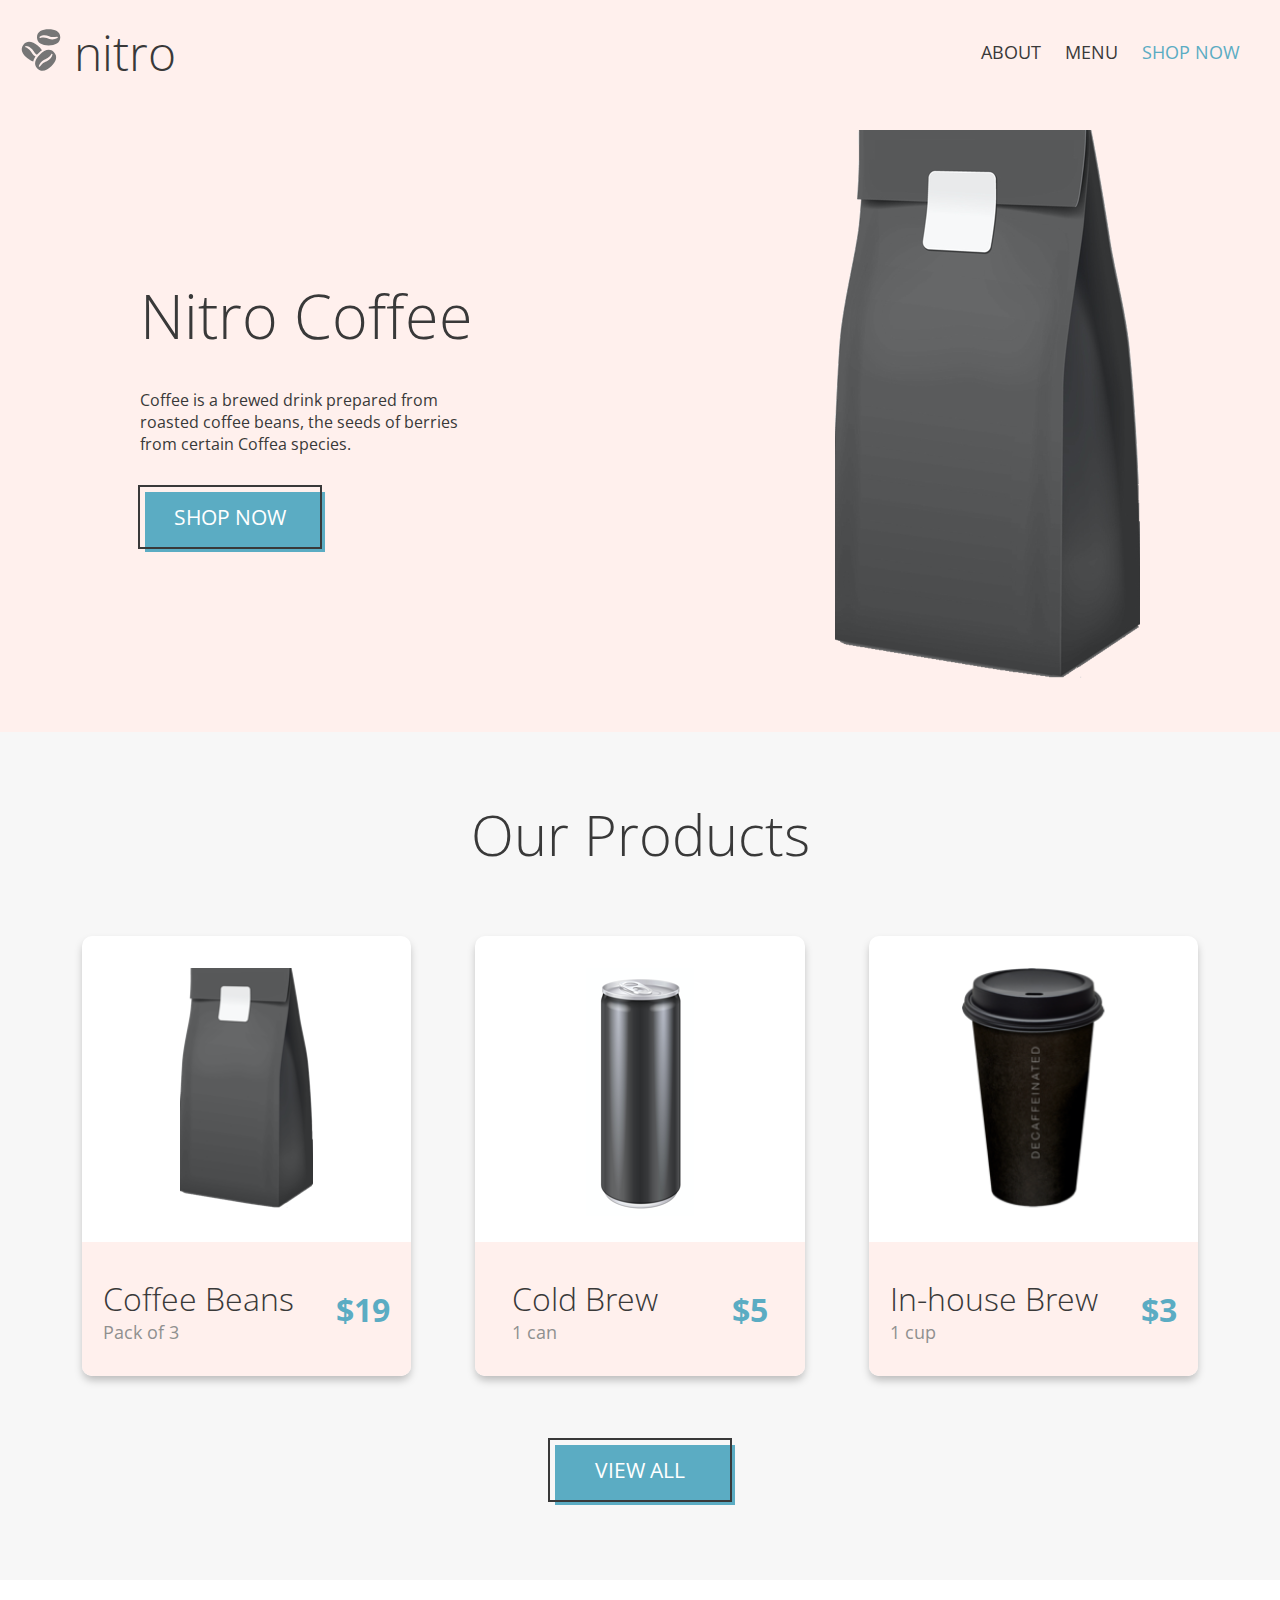
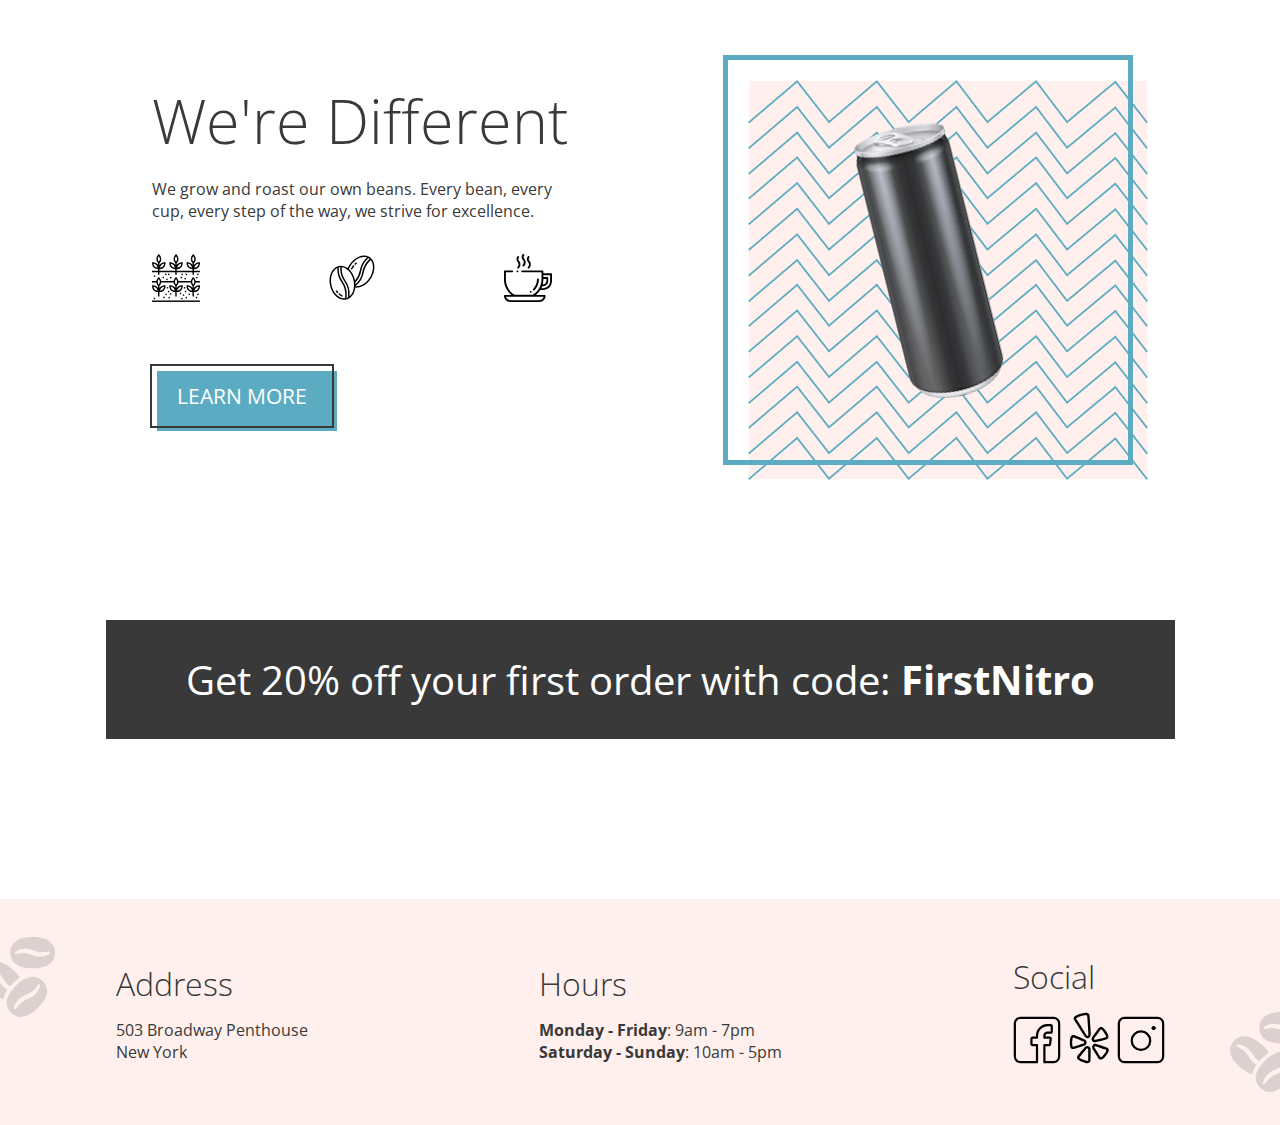
<file: index.html>
<!DOCTYPE html>
<html lang="en">

<head>
    <meta charset="UTF-8">
    <meta name="viewport" content="width=device-width, initial-scale=1.0">
    <link href="https://fonts.googleapis.com/css2?family=Open+Sans:ital,wght@0,300;0,400;0,600;0,700;1,400&display=swap"
        rel="stylesheet">
    <link rel="stylesheet" type="text/css" href="./scss/landing.css">
    <title>Coffee Shop - Home</title>
</head>

<body>
    <!-- header & navigation section -->
    <header>
        <nav class="nav">
            <div class="nav__container">
                <a href="./index.html">
                    <img class="icon nav__icon" src="/assets/coffee-beans-logo-and-footer.svg" alt="coffee bean logo">
                </a>
                <h3 class="nav__header">nitro</h3>
            </div>
            <div>
                <ul class="nav__links">
                    <li><a class="nav__items" href="../index.html">ABOUT</a></li>
                    <li><a class="nav__items" href="./pages/menu.html">MENU</a></li>
                    <li><a class="nav__items nav__items--blue" href="./pages/menu.html">SHOP NOW</a>
                    </li>
                </ul>
            </div>
        </nav>
    </header>
    <!-- main content section -->
    <main>
        <header class="nitro">
            <div class="nitro__container">
                <h1 class="nitro__header">Nitro Coffee</h1>
                <p class="nitro__content">Coffee is a brewed drink prepared from roasted coffee beans, the seeds of berries from certain Coffea species.</p>
                <a class="nitro__button" href="./pages/menu.html">Shop Now</a>
            </div>
            <img class="nitro__img" src="./assets/coffeebeans-hero.png" alt="coffee bag">
        </header>
        <!-- menu cards section-->

        <section class="products">
            <h2 class="products__title">Our Products</h2>
            <div class="products__container">
                <!-- coffee beans card -->
                <div class="card">
                    <div class="card__imgbox">
                        <img class="card__img" src="./assets/coffeebeans.png" alt="coffee beans">
                    </div>
                    <div class="card__content">
                        <div>
                            <h3 class="card__title">Coffee Beans</h3>
                            <p class="card__details">Pack of 3</p>
                        </div>
                        <div>
                            <p class="card__price">&#36;19</p>
                        </div>
                    </div>
                </div>
                <!-- cold brew card -->
                <div class="card">
                    <div class="card__imgbox">
                        <img class="card__img" src="./assets/coldbrew.png" alt="cold brew">
                    </div>
                    <div class="card__content">
                        <div>
                            <h3 class="card__title">Cold Brew</h3>
                            <p class="card__details">1 can</p>
                        </div>
                        <div>
                            <p class="card__price">&#36;5</p>
                        </div>
                    </div>
                </div>
                <!-- inhousebrew card -->
                <div class="card">
                    <div class="card__imgbox">
                        <img class="card__img" src="./assets/inhousebrew.png" alt="in-house brew">
                    </div>
                    <div class="card__content">
                        <div>
                            <h3 class="card__title">In-house Brew</h3>
                            <p class="card__details">1 cup</p>
                        </div>
                        <div>
                            <p class="card__price">&#36;3</p>
                        </div>
                    </div>
                </div>
            </div>
            <a class="card__button" href="./pages/menu.html">View All</a>
        </section>
        <!-- discount section -->
        <section class="discount">
            <div class="discount__mainbox">
                <div class="discount__container">
                    <h2 class="discount__header">We're Different</h2>
                    <p class="discount__description">We grow and roast our own beans. Every bean, every cup, every step
                        of the way, we strive for excellence.</p>
                    <div class="discount__icon-container">
                        <img class="discount__icons" src="./assets/planting.svg" alt="plant icon">
                        <img class="discount__icons" src="./assets/coffee-beans.svg" alt="coffee bean icon">
                        <img class="discount__icons" src="./assets/coffee-cup.svg" alt="coffee cup icon">
                    </div>
                    <a class="discount__button" href="./index.html">Learn More</a>
                </div>
                <div class="discount__promoimage" role="background-promo-img">
                    <div class="discount__tiltedcan-box">
                        <img class="discount__img" src="./assets/tiltedcan.png" alt="tilted can">
                    </div>
                </div>
            </div>
            <div class="discount__banner">
                <p class="discount__code discount__code--active">Get 20% off your first order with code: <span class="discount__banner--bold">FirstNitro</span></p>
            </div>
        </section>
    </main>
    <!-- footer section -->
    <footer class="footer">
        <img class="footer__img footer__img--before" src="./assets/coffee-beans-logo-and-footer.svg" alt="coffee bean footer logo">
        <div class="footer__address">
            <h3 class="footer__heading">Address</h3>
            <p>503 Broadway Penthouse</p>
            <p>New York</p>
        </div>
        <div class="footer__hours">
            <h3 class="footer__heading">Hours</h3>
            <p><span class="footer__days--bold">Monday - Friday</span>: 9am - 7pm</p>
            <p><span class="footer__days--bold">Saturday - Sunday</span>: 10am - 5pm</p>
        </div>
        <div class="footer__social">
            <h3 class="footer__heading">Social</h3>
            <a href="https://facebook.com">
                <img class="footer__icon" src="./assets/Facebook-Icon.svg" alt="facebook">
            </a>
            <a href="https://yelp.com">
                <img class="footer__icon" src="./assets/Yelp-Icon.svg" alt="yelp">
            </a>
            <a href="https://instagram.com">
                <img class="footer__icon" src="./assets/Instagram-Icon.svg" alt="instagram">
            </a>
        </div>
        <img class="footer__img footer__img--after" src="./assets/coffee-beans-logo-and-footer.svg" alt="coffee bean footer logo">
    </footer>
</body>

</html>
</file>
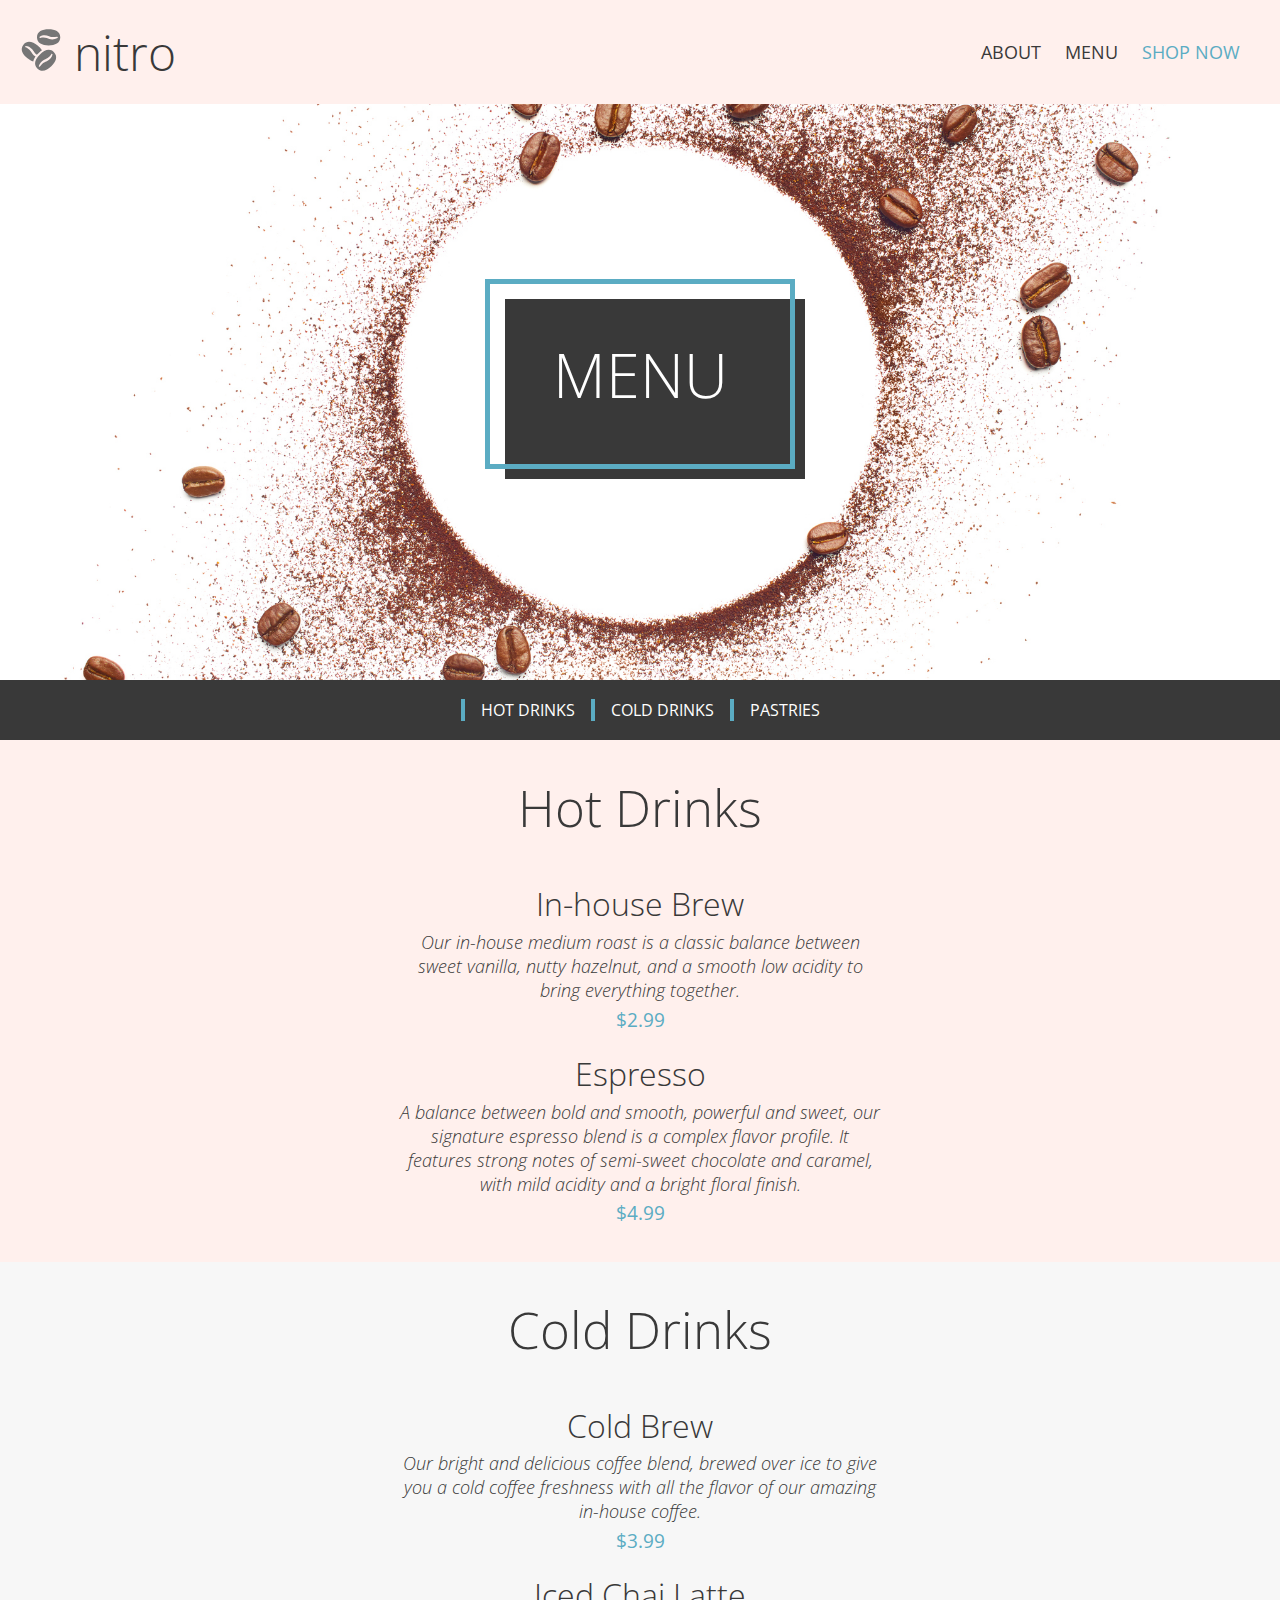
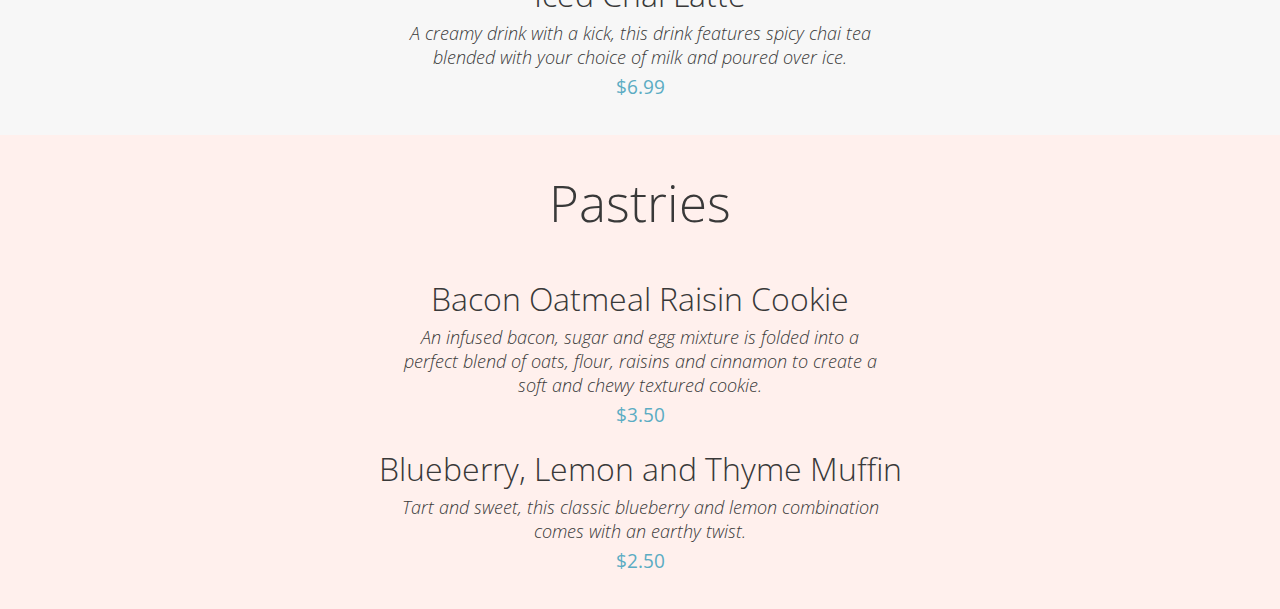
<file: pages/menu.html>
<!DOCTYPE html>
<html lang="en">

<head>
    <meta charset="UTF-8">
    <meta name="viewport" content="width=device-width, initial-scale=1.0">
    <link href="https://fonts.googleapis.com/css2?family=Open+Sans:ital,wght@0,300;0,400;0,600;0,700;1,400&display=swap"
        rel="stylesheet">
    <link rel="stylesheet" type="text/css" href="../scss/menu.css">
    <title>Coffee Shop - Menu</title>
</head>

<body>
    <!-- header & navigation section -->
    <header>
        <nav class="nav">
            <div class="nav__container">
                <a href="../index.html">
                    <img class="icon nav__icon" src="/assets/coffee-beans-logo-and-footer.svg" alt="coffee bean logo">
                </a>
                <h3 class="nav__header">nitro</h3>
            </div>
            <div>
                <ul class="nav__links">
                    <li><a class="nav__items" href="../index.html">ABOUT</a></li>
                    <li><a class="nav__items" href="./menu.html">MENU</a></li>
                    <li><a class="nav__items nav__items--blue" href="./menu.html">SHOP NOW</a>
                    </li>
                </ul>
            </div>
        </nav>
    </header>
    <!-- main section of menu hero/subnav  -->
    <main>
        <header class="menu" role="bkgimg">
            <h1 class="menu__box">Menu</h1>
        </header>
        <nav class="menuOptions">
            <ul class="menuOptions__links">
                <li><a class="menuOptions__list" href="#hot-drinks">Hot Drinks</a></li>
                <li><a class="menuOptions__list" href="#cold-drinks">Cold Drinks</a></li>
                <li><a class="menuOptions__list" href="#pastries">Pastries</a></li>
            </ul>
        </nav>
        <!-- menu item sections -->
        <section class="hotDrinks">
            <h2 class="hotDrinks__title" id="hot-drinks">Hot Drinks</h2>
            <div class="hotDrinks__menu-items">
                <h3 class="hotDrinks__headers">In-house Brew</h3>
                <p class="hotDrinks__descriptions">Our in-house medium roast is a classic balance between sweet vanilla,
                    nutty hazelnut, and a smooth low acidity to bring everything together.</p>
                <p class="price hotDrinks__price">$2.99</p>
                <h3 class="hotDrinks__headers">Espresso</h3>
                <p class="hotDrinks__descriptions">A balance between bold and smooth, powerful and sweet, our signature
                    espresso blend is a complex flavor profile. It features strong notes of semi-sweet chocolate and
                    caramel, with mild acidity and a bright floral finish.</p>
                <p class="hotDrinks__price">$4.99</p>
            </div>
        </section>
        <section class="coldDrinks coldDrinks--pink">
            <h2 class="coldDrinks__title" id="cold-drinks">Cold Drinks</h2>
            <div class="coldDrinks__menu-items">
                <h3 class="coldDrinks__headers">Cold Brew</h3>
                <p class="coldDrinks__descriptions">Our bright and delicious coffee blend, brewed over ice to give you a cold
                    coffee freshness with all the flavor of our amazing in-house coffee.</p>
                <p class="price coldDrinks__price">$3.99</p>
                <h3 class="coldDrinks__headers">Iced Chai Latte</h3>
                <p class="coldDrinks__descriptions">A creamy drink with a kick, this drink features spicy chai tea blended
                    with your choice of milk and poured over ice.</p>
                <p class="coldDrinks__price">$6.99</p>
            </div>
        </section>
        <section class="pastries">
            <h2 class="pastries__title" id="pastries">Pastries</h2>
            <div class="pastries__menu-items">
                <h3 class="pastries__headers">Bacon Oatmeal Raisin Cookie</h3>
                <p class="pastries__descriptions">An infused bacon, sugar and egg mixture is folded into a perfect blend of
                    oats, flour, raisins and cinnamon to create a soft and chewy textured cookie. </p>
                <p class="price pastries__price">$3.50</p>
                <h3 class="pastries__headers">Blueberry, Lemon and Thyme Muffin</h3>
                <p class="pastries__descriptions">Tart and sweet, this classic blueberry and lemon combination comes with an
                    earthy twist.</p>
                <p class="pastries__price">$2.50</p>
            </div>
        </section>
    </main>
</body>

</html>
</file>
<file: scss/landing.css>
* {
  padding: 0;
  margin: 0;
  box-sizing: border-box;
}

body {
  font-family: "Open Sans";
  color: #393939;
}

a {
  text-decoration: none;
}

/* header styling */
h1, h2 {
  display: inline-block;
  font-size: 3.8em;
  font-weight: 300;
}

h3, .footer__heading {
  font-size: 2rem;
  font-weight: 300;
}

/* navigation - icon and header content */
.nav {
  background-color: #FFF0ED;
  display: flex;
  justify-content: space-between;
  padding: 1rem;
}
.nav__container {
  display: flex;
  align-items: center;
  justify-content: center;
}
.nav__icon {
  min-width: 3rem;
  max-width: 75rem;
  margin-right: 0.5rem;
}
.nav__header {
  font-size: 3rem;
}
.nav__links {
  display: flex;
  align-items: center;
  justify-content: center;
  gap: 1.5rem;
  padding: 1.5rem;
  list-style: none;
}
.nav__items {
  font-size: 1.1em;
  list-style: none;
  color: #393939;
}
.nav__items--blue {
  color: #5BACC3;
}

/* footer section */
.footer {
  background-color: #FFF0ED;
  display: flex;
  justify-content: space-around;
  align-items: center;
  height: 30%;
  padding: 3.5rem 0;
  position: relative;
}
.footer__heading {
  margin-bottom: 0.9rem;
}
.footer__days--bold {
  font-weight: bold;
}
.footer__icon {
  min-width: 3rem;
  max-width: 75rem;
}
.footer__img {
  width: 6rem;
  min-width: 3.75rem;
  max-width: 7.5rem;
  opacity: 25%;
}
.footer__img--before {
  position: absolute;
  bottom: 100px;
  left: -30px;
}
.footer__img--after {
  position: absolute;
  bottom: 25px;
  right: -35px;
}

/* main hero section */
.nitro {
  background-color: #FFF0ED;
  display: flex;
  justify-content: space-around;
  gap: 4rem;
}
.nitro__container {
  display: flex;
  flex-direction: column;
  justify-content: center;
}
.nitro__header {
  margin: 1rem 0;
}
.nitro__content {
  inline-size: 22rem;
  margin-top: 1rem;
}
.nitro__img {
  position: relative;
  top: 1.6rem;
  margin-bottom: 5rem;
}
.nitro__button {
  position: relative;
  min-width: 11.25rem;
  max-width: 80%;
  padding: 1rem;
  margin: 2rem 0;
  outline: 2px solid #393939;
  color: #FFF;
  font-size: 1.3em;
  text-transform: uppercase;
  text-align: center;
  z-index: 1;
  width: 11.25rem;
}
.nitro__button::after {
  content: "";
  position: absolute;
  width: 100%;
  height: 100%;
  top: 5px;
  left: 5px;
  text-align: center;
  background-color: #5BACC3;
  box-sizing: border-box;
  z-index: -1;
}
.nitro__button:hover {
  transform: translate(5px, 5px);
}
.nitro__button:hover::after {
  transform: translate(-5px, -5px);
}

/* Our Product - cardbox section */
.products {
  text-align: center;
  padding: 2rem 0 3rem 0;
  background-color: #F7F7F7;
  display: flex;
  flex-direction: column;
  align-items: center;
}
.products__title {
  font-size: 3.5rem;
  padding: 2rem;
}
.products__container {
  display: flex;
  justify-content: center;
  position: relative;
}

/* card section */
.card {
  min-width: 20.6rem;
  max-width: 22rem;
  min-height: 27.5rem;
  max-height: 28.75rem;
  margin: 2rem;
  border-radius: 10px;
  box-shadow: 0 5px 9px -1px rgba(0, 0, 0, 0.25);
  background-color: #FFF;
  display: flex;
  flex-direction: column;
  justify-content: space-between;
}
.card__content {
  background-color: #FFF0ED;
  border-bottom-left-radius: 10px;
  border-bottom-right-radius: 10px;
  display: flex;
  justify-content: space-around;
}
.card__img {
  min-height: 15rem;
  max-height: 34.4rem;
  margin-top: 2rem;
}
.card__title {
  margin: 2.2rem 0 0 0;
}
.card__details {
  font-size: 1.12rem;
  color: #909090;
  text-align: left;
  padding: 0 0 2rem 0;
}
.card__price {
  color: #5BACC3;
  padding: 0.2em 0 1em 0;
  font-size: 2rem;
  font-weight: bold;
  margin-top: 2.5rem;
}
.card__button {
  position: relative;
  min-width: 11.25rem;
  max-width: 80%;
  padding: 1rem;
  margin: 2rem 0;
  outline: 2px solid #393939;
  color: #FFF;
  font-size: 1.3em;
  text-transform: uppercase;
  text-align: center;
  z-index: 1;
}
.card__button::after {
  content: "";
  position: absolute;
  width: 100%;
  height: 100%;
  top: 5px;
  left: 5px;
  text-align: center;
  background-color: #5BACC3;
  box-sizing: border-box;
  z-index: -1;
}
.card__button:hover {
  transform: translate(5px, 5px);
}
.card__button:hover::after {
  transform: translate(-5px, -5px);
}

/* discount section */
.discount {
  display: flex;
  flex-direction: column;
  align-items: center;
  gap: 5rem;
  height: 100%;
  padding: 5rem 0;
  margin: auto;
  /* discount promo banner section */
}
.discount__mainbox {
  margin: auto;
  display: flex;
  align-items: center;
  justify-content: space-around;
  gap: 5rem;
}
.discount__container {
  display: flex;
  flex-direction: column;
  max-width: 31rem;
}
.discount__header {
  margin: 1rem 0;
}
.discount__description {
  inline-size: 25rem;
}
.discount__icon-container {
  display: flex;
  gap: 8rem;
}
.discount__icons {
  min-width: 3rem;
  max-width: 75rem;
  max-width: 5%;
  margin: 2rem 0;
}
.discount__button {
  position: relative;
  min-width: 11.25rem;
  max-width: 80%;
  padding: 1rem;
  margin: 2rem 0;
  outline: 2px solid #393939;
  color: #FFF;
  font-size: 1.3em;
  text-transform: uppercase;
  text-align: center;
  z-index: 1;
  width: 11.25rem;
}
.discount__button::after {
  content: "";
  position: absolute;
  width: 100%;
  height: 100%;
  top: 5px;
  left: 5px;
  text-align: center;
  background-color: #5BACC3;
  box-sizing: border-box;
  z-index: -1;
}
.discount__button:hover {
  transform: translate(5px, 5px);
}
.discount__button:hover::after {
  transform: translate(-5px, -5px);
}
.discount__promoimage {
  min-width: 25rem;
  max-width: 31.25rem;
  height: 25rem;
  padding: 1.25rem;
  outline: 5px solid #5BACC3;
  position: relative;
  z-index: 1;
}
.discount__promoimage::after {
  content: " ";
  position: absolute;
  transform: translate(20px, 20px);
  inset: 0;
  background-image: url("../assets/coldbrewbackground.png");
  background-position: center;
  background-size: cover;
  z-index: -2;
}
.discount__tiltedcan-box {
  position: absolute;
  transform: translate(105px, 42px);
}
.discount__img {
  min-height: 15rem;
  max-height: 34.4rem;
}
.discount__img:hover {
  -webkit-animation: rotate 2s linear infinite;
          animation: rotate 2s linear infinite;
}
@-webkit-keyframes rotate {
  from {
    transform: rotate(0deg);
  }
  to {
    transform: rotate(360deg);
  }
}
@keyframes rotate {
  from {
    transform: rotate(0deg);
  }
  to {
    transform: rotate(360deg);
  }
}
.discount__banner {
  min-width: -webkit-min-content;
  min-width: -moz-min-content;
  min-width: min-content;
  max-width: 90%;
  background-color: #393939;
  color: #FFF;
  text-align: center;
  margin: 5rem 0;
  -webkit-animation: 2.5s infinite alternate flash;
          animation: 2.5s infinite alternate flash;
}
@-webkit-keyframes flash {
  0% {
    background-color: #393939;
  }
  100% {
    background-color: #5BACC3;
  }
}
@keyframes flash {
  0% {
    background-color: #393939;
  }
  100% {
    background-color: #5BACC3;
  }
}
.discount__code {
  font-size: 2.5em;
  font-weight: 400;
  padding: 2rem 5rem;
}
.discount__banner--bold {
  font-weight: bold;
}/*# sourceMappingURL=landing.css.map */
</file>
<file: scss/menu.css>
* {
  padding: 0;
  margin: 0;
  box-sizing: border-box;
}

body {
  font-family: "Open Sans";
  color: #393939;
}

a {
  text-decoration: none;
}

/* header styling */
h1, h2 {
  display: inline-block;
  font-size: 3.8em;
  font-weight: 300;
}

h3, .footer__heading {
  font-size: 2rem;
  font-weight: 300;
}

/* navigation - icon and header content */
.nav {
  background-color: #FFF0ED;
  display: flex;
  justify-content: space-between;
  padding: 1rem;
}
.nav__container {
  display: flex;
  align-items: center;
  justify-content: center;
}
.nav__icon {
  min-width: 3rem;
  max-width: 75rem;
  margin-right: 0.5rem;
}
.nav__header {
  font-size: 3rem;
}
.nav__links {
  display: flex;
  align-items: center;
  justify-content: center;
  gap: 1.5rem;
  padding: 1.5rem;
  list-style: none;
}
.nav__items {
  font-size: 1.1em;
  list-style: none;
  color: #393939;
}
.nav__items--blue {
  color: #5BACC3;
}

/* footer section */
.footer {
  background-color: #FFF0ED;
  display: flex;
  justify-content: space-around;
  align-items: center;
  height: 30%;
  padding: 3.5rem 0;
  position: relative;
}
.footer__heading {
  margin-bottom: 0.9rem;
}
.footer__days--bold {
  font-weight: bold;
}
.footer__icon {
  min-width: 3rem;
  max-width: 75rem;
}
.footer__img {
  width: 6rem;
  min-width: 3.75rem;
  max-width: 7.5rem;
  opacity: 25%;
}
.footer__img--before {
  position: absolute;
  bottom: 100px;
  left: -30px;
}
.footer__img--after {
  position: absolute;
  bottom: 25px;
  right: -35px;
}

/* menu hero */
.menu {
  min-width: 100%;
  max-width: 100%;
  min-height: 36rem;
  max-height: 37.5rem;
  background-image: url("../assets/coffee-circle.jpg");
  background-position: center;
  background-size: cover;
}
.menu__box {
  min-width: 17.5rem;
  max-width: 18.75rem;
  min-height: 11.25rem;
  max-height: 12.5rem;
  outline: 5px solid #5BACC3;
  color: #FFF;
  text-align: center;
  text-transform: uppercase;
  margin: auto;
  display: flex;
  flex-direction: column;
  justify-content: center;
  position: relative;
  transform: translateY(100%);
  z-index: 1;
}
.menu__box::before {
  content: " ";
  position: absolute;
  transform: translate(15px, 15px);
  width: 18.75rem;
  height: 11.25rem;
  background-color: #393939;
  box-sizing: border-box;
  text-align: center;
  color: #FFF0ED;
  z-index: -1;
}

/* menu navigation */
.menuOptions {
  min-width: 100%;
  max-width: 100%;
  background-color: #393939;
  color: #FFF;
  text-align: center;
  border-width: 4px;
  border-color: #5BACC3;
}
.menuOptions__links {
  display: flex;
  align-items: center;
  justify-content: center;
  gap: 1rem;
  list-style: none;
  min-height: 60px;
  max-height: 80px;
}
.menuOptions__list {
  color: #FFF;
  text-decoration: none;
  text-transform: uppercase;
  border-left: 4px solid #5BACC3;
  padding-left: 1rem;
}

/* menu item section */
section {
  padding: 1rem;
}

.hotDrinks, .coldDrinks, .pastries {
  background-color: #FFF0ED;
  text-align: center;
}
.hotDrinks__title, .coldDrinks__title, .pastries__title {
  font-size: 3.2em;
  margin: 1rem 0 2.5rem;
}
.hotDrinks__headers, .coldDrinks__headers, .pastries__headers {
  font-size: 2em;
  margin-bottom: 0.3rem;
}
.hotDrinks__descriptions, .coldDrinks__descriptions, .pastries__descriptions {
  display: inline-block;
  font-size: 1.1em;
  font-weight: 300;
  font-style: italic;
  text-align: center;
  inline-size: 480px;
}
.hotDrinks__price, .coldDrinks__price, .pastries__price {
  color: #5BACC3;
  padding: 0.2em 0 1em 0;
  font-size: 1.2em;
}

.coldDrinks--pink {
  background-color: #F7F7F7;
}/*# sourceMappingURL=menu.css.map */
</file>
